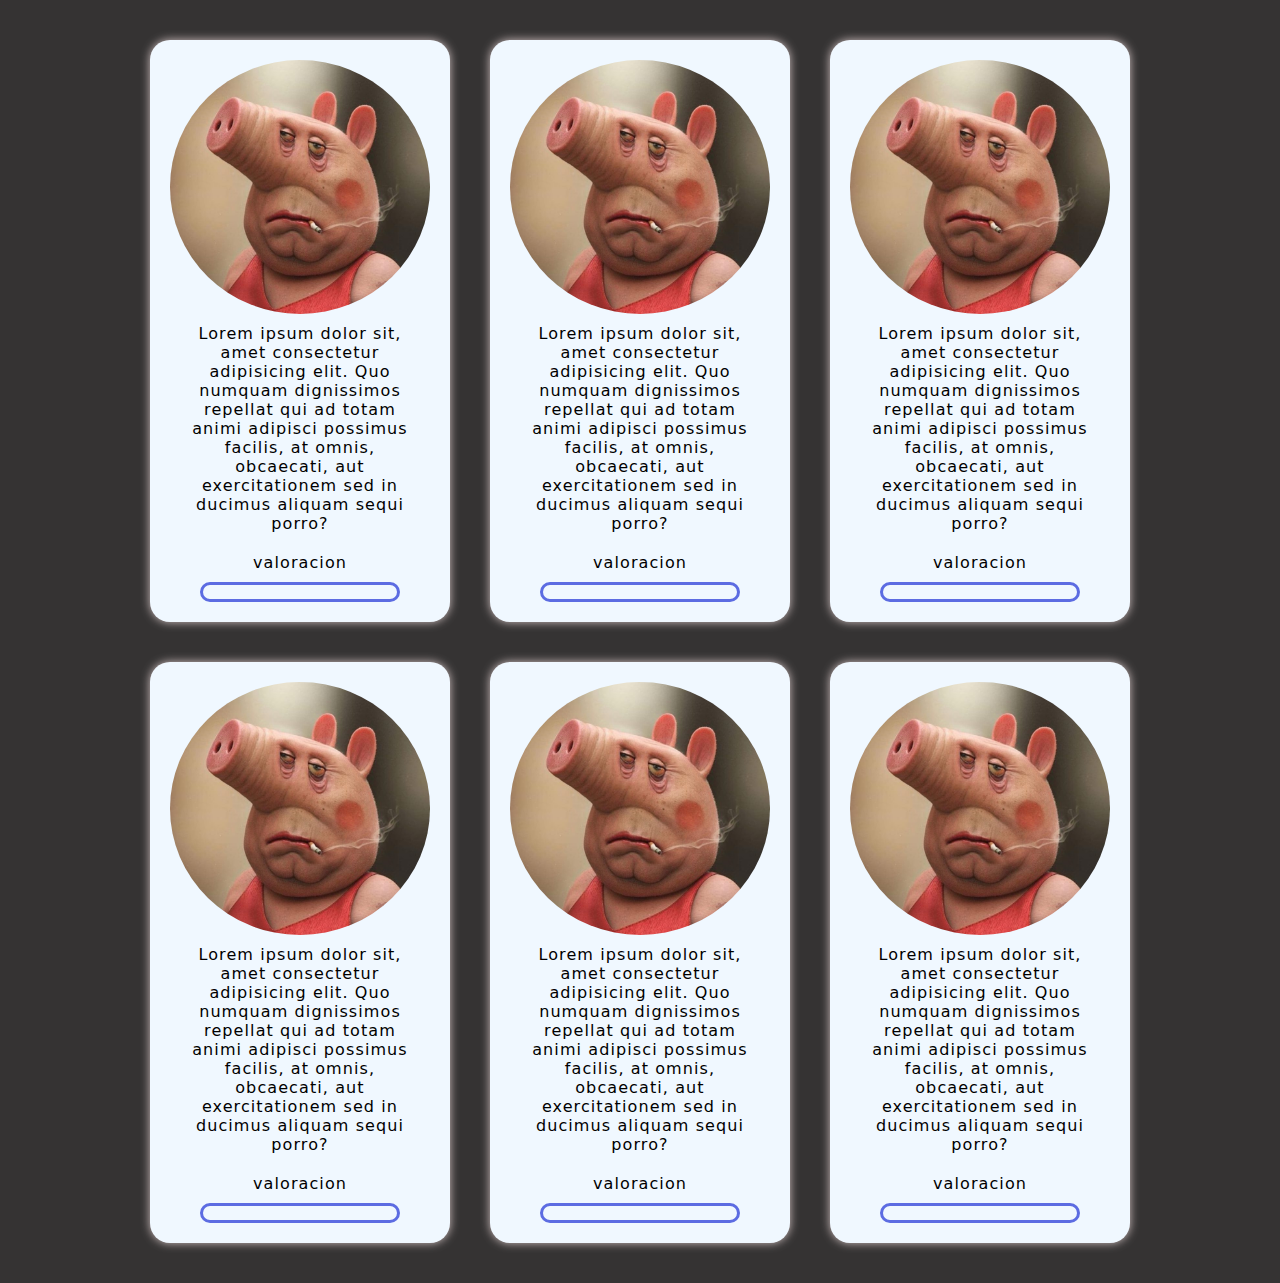
<file: practicas frontend/carts/index.html>
<!DOCTYPE html>
<html lang="en">
<head>
    <meta charset="UTF-8">
    <meta name="viewport" content="width=device-width, initial-scale=1.0">
    <title>Document</title>
    <link rel="stylesheet" href="style.css">
</head>
<body>
     <section class="section__container">
        <article class="card__container"> 
            <div class="card style-1">
                <img src="pepa.jpg" alt="">
                <P>Lorem ipsum dolor sit, amet consectetur adipisicing elit. Quo numquam dignissimos repellat qui ad totam animi adipisci possimus facilis, at omnis, obcaecati, aut exercitationem sed in ducimus aliquam sequi porro?</P>
                <footer class="footer__card">
                    <p>valoracion</p>
                    <div class="container__barra">
                        <div class="barra__valor style-1__barra">

                        </div>
                    </div>
                </footer>
            </div>
            <div class="card style-2">
                <img src="pepa.jpg" alt="">
                <P>Lorem ipsum dolor sit, amet consectetur adipisicing elit. Quo numquam dignissimos repellat qui ad totam animi adipisci possimus facilis, at omnis, obcaecati, aut exercitationem sed in ducimus aliquam sequi porro?</P>
                <footer class="footer__card">
                    <p>valoracion</p>
                    <div class="container__barra">
                        <div class="barra__valor">

                        </div>
                    </div>
                </footer>
            </div>
            <div class="card style-3">
                <img src="pepa.jpg" alt="">
                <P>Lorem ipsum dolor sit, amet consectetur adipisicing elit. Quo numquam dignissimos repellat qui ad totam animi adipisci possimus facilis, at omnis, obcaecati, aut exercitationem sed in ducimus aliquam sequi porro?</P>
                <footer class="footer__card">
                    <p>valoracion</p>
                    <div class="container__barra">
                        <div class="barra__valor">

                        </div>
                    </div>
                </footer>
            </div>
            <div class="card style-4">
                <img src="pepa.jpg" alt="">
                <P>Lorem ipsum dolor sit, amet consectetur adipisicing elit. Quo numquam dignissimos repellat qui ad totam animi adipisci possimus facilis, at omnis, obcaecati, aut exercitationem sed in ducimus aliquam sequi porro?</P>
                <footer class="footer__card">
                    <p>valoracion</p>
                    <div class="container__barra">
                        <div class="barra__valor style-4__rojo">

                        </div>
                    </div>
                </footer>
            </div>
            <div class="card style-5">
                <img src="pepa.jpg" alt="">
                <P>Lorem ipsum dolor sit, amet consectetur adipisicing elit. Quo numquam dignissimos repellat qui ad totam animi adipisci possimus facilis, at omnis, obcaecati, aut exercitationem sed in ducimus aliquam sequi porro?</P>
                <footer class="footer__card">
                    <p>valoracion</p>
                    <div class="container__barra">
                        <div class="barra__valor">
                          
                        </div>
                    </div>
                </footer>
            </div>
            <div class="card style-5">
                <img src="pepa.jpg" alt="">
                <P>Lorem ipsum dolor sit, amet consectetur adipisicing elit. Quo numquam dignissimos repellat qui ad totam animi adipisci possimus facilis, at omnis, obcaecati, aut exercitationem sed in ducimus aliquam sequi porro?</P>
                <footer class="footer__card">
                    <p>valoracion</p>
                    <div class="container__barra">
                        <div class="barra__valor">
                          
                        </div>
                    </div>
                </footer>
            </div>
        </article>
     </section>
</body>
</html>
</file>
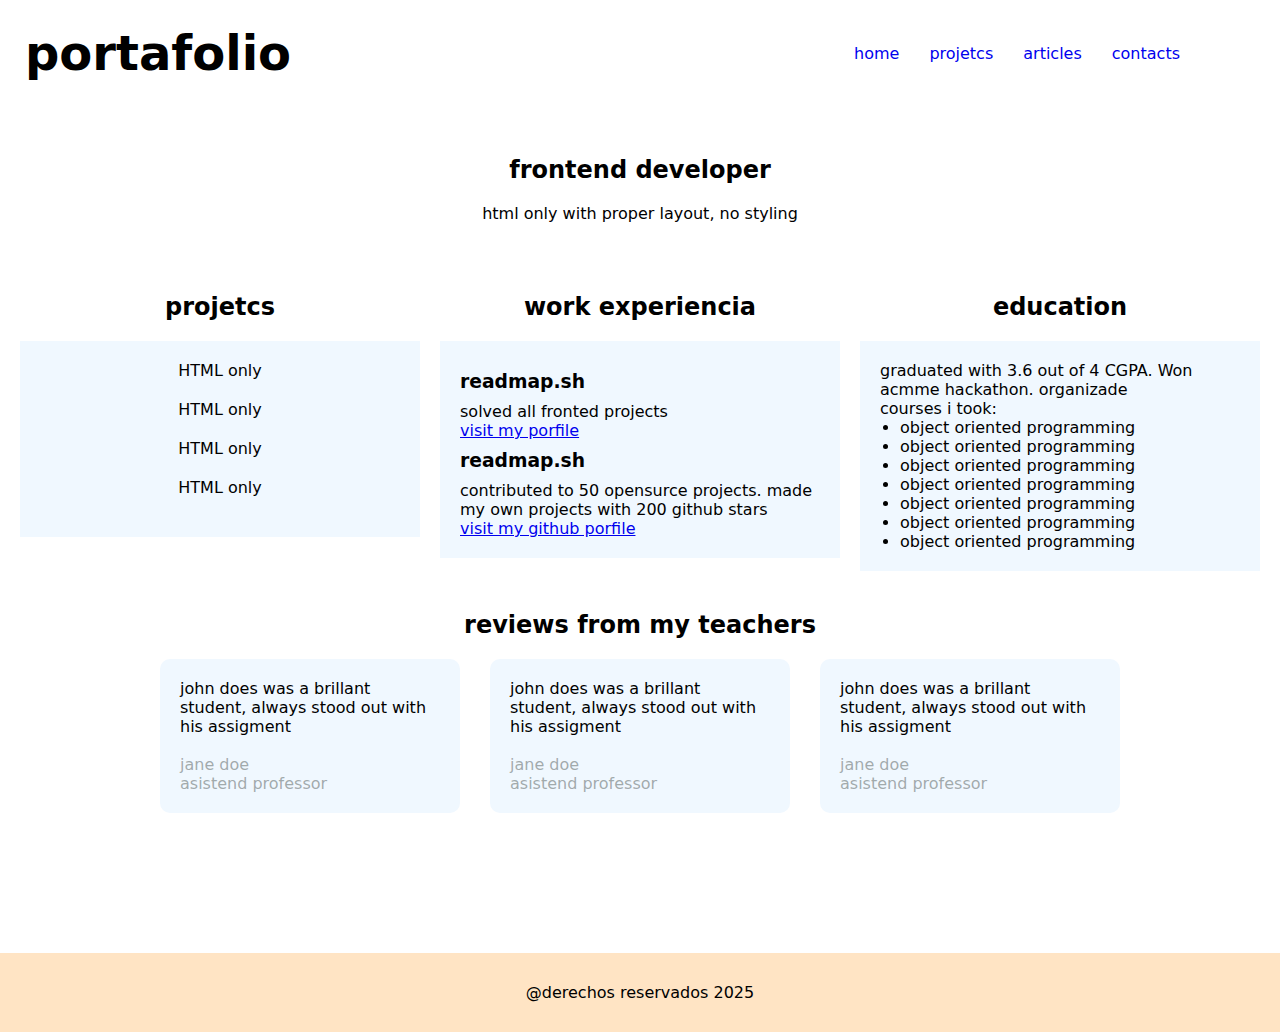
<file: practicas frontend/portafolio-css/index.html>
<!DOCTYPE html>
<html lang="en">
<head>
    <meta charset="UTF-8">
    <meta name="viewport" content="width=device-width, initial-scale=1.0">
   
    <title>portafolio</title>
    <link rel="shortcut icon" href="j..png" type="image/x-icon">
    <link rel="stylesheet" href="styles.css">
</head>
<body>
    <header class="header">
        <nav class="header__navbar">
            <h1 class="logo">portafolio</h1>
            <ul>
                <li><a href="#"> home</a></li>
                <li><a href="#"> projetcs</a></li>
                <li><a href="#"> articles</a></li>
                <li><a href="#"> contacts</a></li>
            </ul>
        </nav>
        <div class="header__hero">
            <h2>frontend developer</h2>
            <p>html only with proper layout, no styling</p>
        </div>
    </header>
    <main>
        <section class="main__projects">
            <h2>projetcs</h2>
            <article>
            <details>
                <summary>HTML only</summary>
                <p>Lorem ipsum, dolor sit amet consectetur adipisicing elit. Corrupti provident, doloribus sed architecto porro deleniti beatae dicta fuga ratione omnis velit eum earum hic, quaerat quod eius similique, nemo temporibus.</p>
            </details>
            <details>
                <summary>HTML only</summary>
                <p>Lorem ipsum, dolor sit amet consectetur adipisicing elit. Corrupti provident, doloribus sed architecto porro deleniti beatae dicta fuga ratione omnis velit eum earum hic, quaerat quod eius similique, nemo temporibus.</p>
            </details>
            <details>
                <summary>HTML only</summary>
                <p>Lorem ipsum, dolor sit amet consectetur adipisicing elit. Corrupti provident, doloribus sed architecto porro deleniti beatae dicta fuga ratione omnis velit eum earum hic, quaerat quod eius similique, nemo temporibus.</p>
            </details>
            <details>
                <summary>HTML only</summary>
                <p>Lorem ipsum, dolor sit amet consectetur adipisicing elit. Corrupti provident, doloribus sed architecto porro deleniti beatae dicta fuga ratione omnis velit eum earum hic, quaerat quod eius similique, nemo temporibus.</p>
            </details>
        </article>
        </section>
        <section class="main__exp">
            <h2>work experiencia</h2>
            <div class="main__exp-container">
            <article>
                <h3>readmap.sh</h3>
                <p>solved all fronted projects</p>
                <a href="#">visit my porfile </a>
            </article>
            <article>
                <h3>readmap.sh</h3>
                <p>contributed to 50 opensurce projects. made my own projects with 200 github stars</p>
                <a href="#">visit my github porfile </a>
            </article>
            <div>
        </section>
        <section class="main__education">
            <h2>education</h2>
            <div class="main__education container-edu">
            <p>graduated with 3.6 out of 4 CGPA. Won acmme hackathon. organizade</p>

            <p>courses i took:</p>
            <ul>
                <li>object oriented programming</li>
                <li>object oriented programming</li>
                <li>object oriented programming</li>
                <li>object oriented programming</li>
                <li>object oriented programming</li>
                <li>object oriented programming</li>
                <li>object oriented programming</li>
            </ul>
            </div>
        </section>
        <section  class="main__review">
            <h2>reviews from my teachers</h2>
            <div class="review__content">
            <article>
                <p>john does was a brillant student, always stood out with his assigment</p>
                <p class="main__colors"><br>jane doe <br>asistend professor
                <p>
            </article>
            <article>
                <p>john does was a brillant student, always stood out with his assigment</p>
                <p class="main__colors"><br>jane doe <br>asistend professor
                <p>
            </article>
            <article>
                <p>john does was a brillant student, always stood out with his assigment</p>
                <p class="main__colors"><br>jane doe <br>asistend professor
                <p>
            </article>
            </div>
        </section>
    </main>
    <footer>
        <p>@derechos reservados 2025</p>
    </footer>
</body>
</html>
</file>
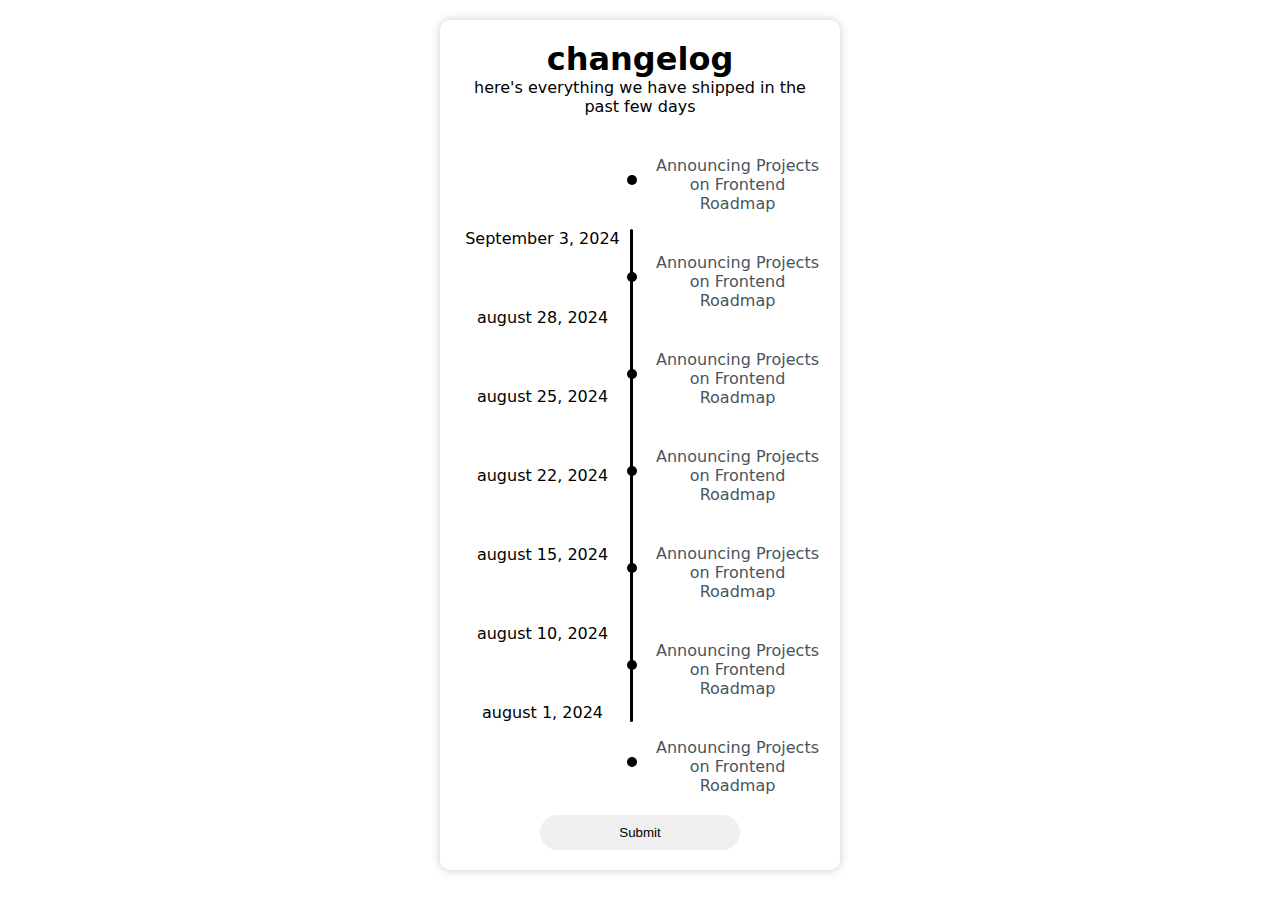
<file: practicas frontend/timeline/index.html>
<!DOCTYPE html>
<html lang="en">
  <head>
    <meta charset="UTF-8">
    <meta name="viewport" content="width=device-width, initial-scale=1.0">
    <title>Changelog Component</title>
    <link rel="stylesheet" href="style.css">
  </head>
  <body>
    <div class="conteiner">
    <header class="header-container">
        <h1 class="header-container__logo">changelog</h1>
        <p>here's everything we have shipped in the past few days</p>
    </header>

    <section class="timeline">
        <div class="timeline-item date">
            <p  class="timeline-date">September 3, 2024</p>
            <p class="timeline-date">august 28, 2024</p>
            <p class="timeline-date">august 25, 2024</p>
            <p class="timeline-date">august 22, 2024</p>
            <p class="timeline-date">august 15, 2024</p>
            <p class="timeline-date">august 10, 2024</p>
            <p class="timeline-date">august 1, 2024</p>
        </div>
       
        <div class="timeline-item content">
            <p
            class="timeline-content">Announcing Projects on Frontend Roadmap</p>
            <p class="timeline-content">Announcing Projects on Frontend Roadmap</p>
            <p class="timeline-content">Announcing Projects on Frontend Roadmap</p>
            <p class="timeline-content">Announcing Projects on Frontend Roadmap</p>
            <p class="timeline-content">Announcing Projects on Frontend Roadmap</p>
            <p class="timeline-content">Announcing Projects on Frontend Roadmap</p>
            <p class="timeline-content">Announcing Projects on Frontend Roadmap</p>
        </div>
    </section>
    <input type="submit" >
</body>
  </body>
</html>
</file>
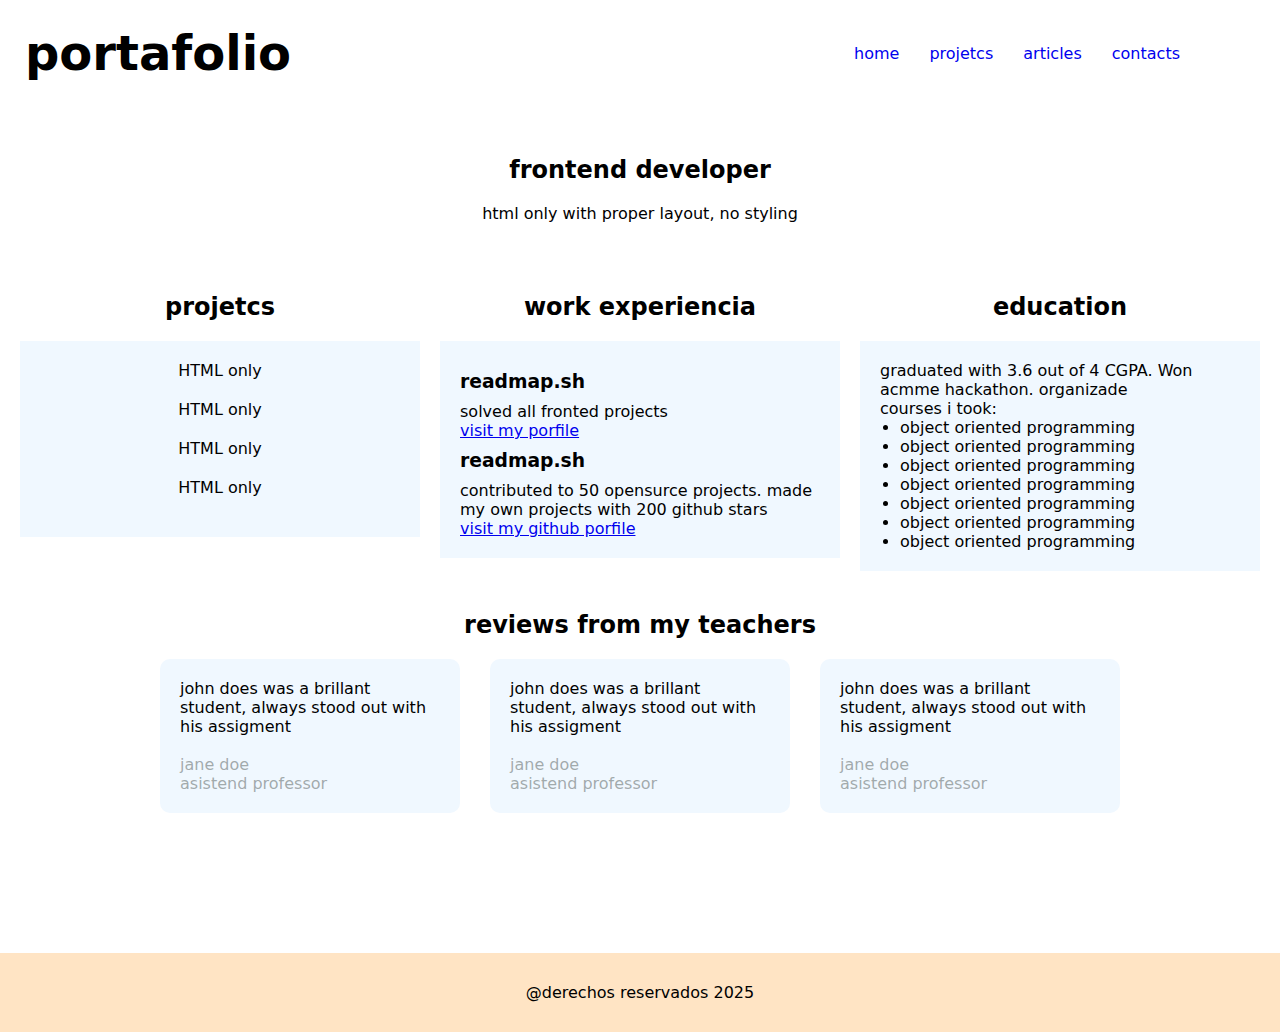
<file: practicas frontend/cv-my/portafolio-css/index.html>
<!DOCTYPE html>
<html lang="en">
<head>
    <meta charset="UTF-8">
    <meta name="viewport" content="width=device-width, initial-scale=1.0">
   
    <title>Document</title>
    <link rel="stylesheet" href="styles.css">
</head>
<body>
    <header class="header">
        <nav class="header__navbar">
            <h1 class="logo">portafolio</h1>
            <ul>
                <li><a href="#"> home</a></li>
                <li><a href="#"> projetcs</a></li>
                <li><a href="#"> articles</a></li>
                <li><a href="#"> contacts</a></li>
            </ul>
        </nav>
        <div class="header__hero">
            <h2>frontend developer</h2>
            <p>html only with proper layout, no styling</p>
        </div>
    </header>
    <main>
        <section class="main__projects">
            <h2>projetcs</h2>
            <article>
            <details>
                <summary>HTML only</summary>
                <p>Lorem ipsum, dolor sit amet consectetur adipisicing elit. Corrupti provident, doloribus sed architecto porro deleniti beatae dicta fuga ratione omnis velit eum earum hic, quaerat quod eius similique, nemo temporibus.</p>
            </details>
            <details>
                <summary>HTML only</summary>
                <p>Lorem ipsum, dolor sit amet consectetur adipisicing elit. Corrupti provident, doloribus sed architecto porro deleniti beatae dicta fuga ratione omnis velit eum earum hic, quaerat quod eius similique, nemo temporibus.</p>
            </details>
            <details>
                <summary>HTML only</summary>
                <p>Lorem ipsum, dolor sit amet consectetur adipisicing elit. Corrupti provident, doloribus sed architecto porro deleniti beatae dicta fuga ratione omnis velit eum earum hic, quaerat quod eius similique, nemo temporibus.</p>
            </details>
            <details>
                <summary>HTML only</summary>
                <p>Lorem ipsum, dolor sit amet consectetur adipisicing elit. Corrupti provident, doloribus sed architecto porro deleniti beatae dicta fuga ratione omnis velit eum earum hic, quaerat quod eius similique, nemo temporibus.</p>
            </details>
        </article>
        </section>
        <section class="main__exp">
            <h2>work experiencia</h2>
            <div class="main__exp-container">
            <article>
                <h3>readmap.sh</h3>
                <p>solved all fronted projects</p>
                <a href="#">visit my porfile </a>
            </article>
            <article>
                <h3>readmap.sh</h3>
                <p>contributed to 50 opensurce projects. made my own projects with 200 github stars</p>
                <a href="#">visit my github porfile </a>
            </article>
            <div>
        </section>
        <section class="main__education">
            <h2>education</h2>
            <div class="main__education container-edu">
            <p>graduated with 3.6 out of 4 CGPA. Won acmme hackathon. organizade</p>

            <p>courses i took:</p>
            <ul>
                <li>object oriented programming</li>
                <li>object oriented programming</li>
                <li>object oriented programming</li>
                <li>object oriented programming</li>
                <li>object oriented programming</li>
                <li>object oriented programming</li>
                <li>object oriented programming</li>
            </ul>
            </div>
        </section>
        <section  class="main__review">
            <h2>reviews from my teachers</h2>
            <div class="review__content">
            <article>
                <p>john does was a brillant student, always stood out with his assigment</p>
                <p class="main__colors"><br>jane doe <br>asistend professor
                <p>
            </article>
            <article>
                <p>john does was a brillant student, always stood out with his assigment</p>
                <p class="main__colors"><br>jane doe <br>asistend professor
                <p>
            </article>
            <article>
                <p>john does was a brillant student, always stood out with his assigment</p>
                <p class="main__colors"><br>jane doe <br>asistend professor
                <p>
            </article>
            </div>
        </section>
    </main>
    <footer>
        <p>@derechos reservados 2025</p>
    </footer>
</body>
</html>
</file>
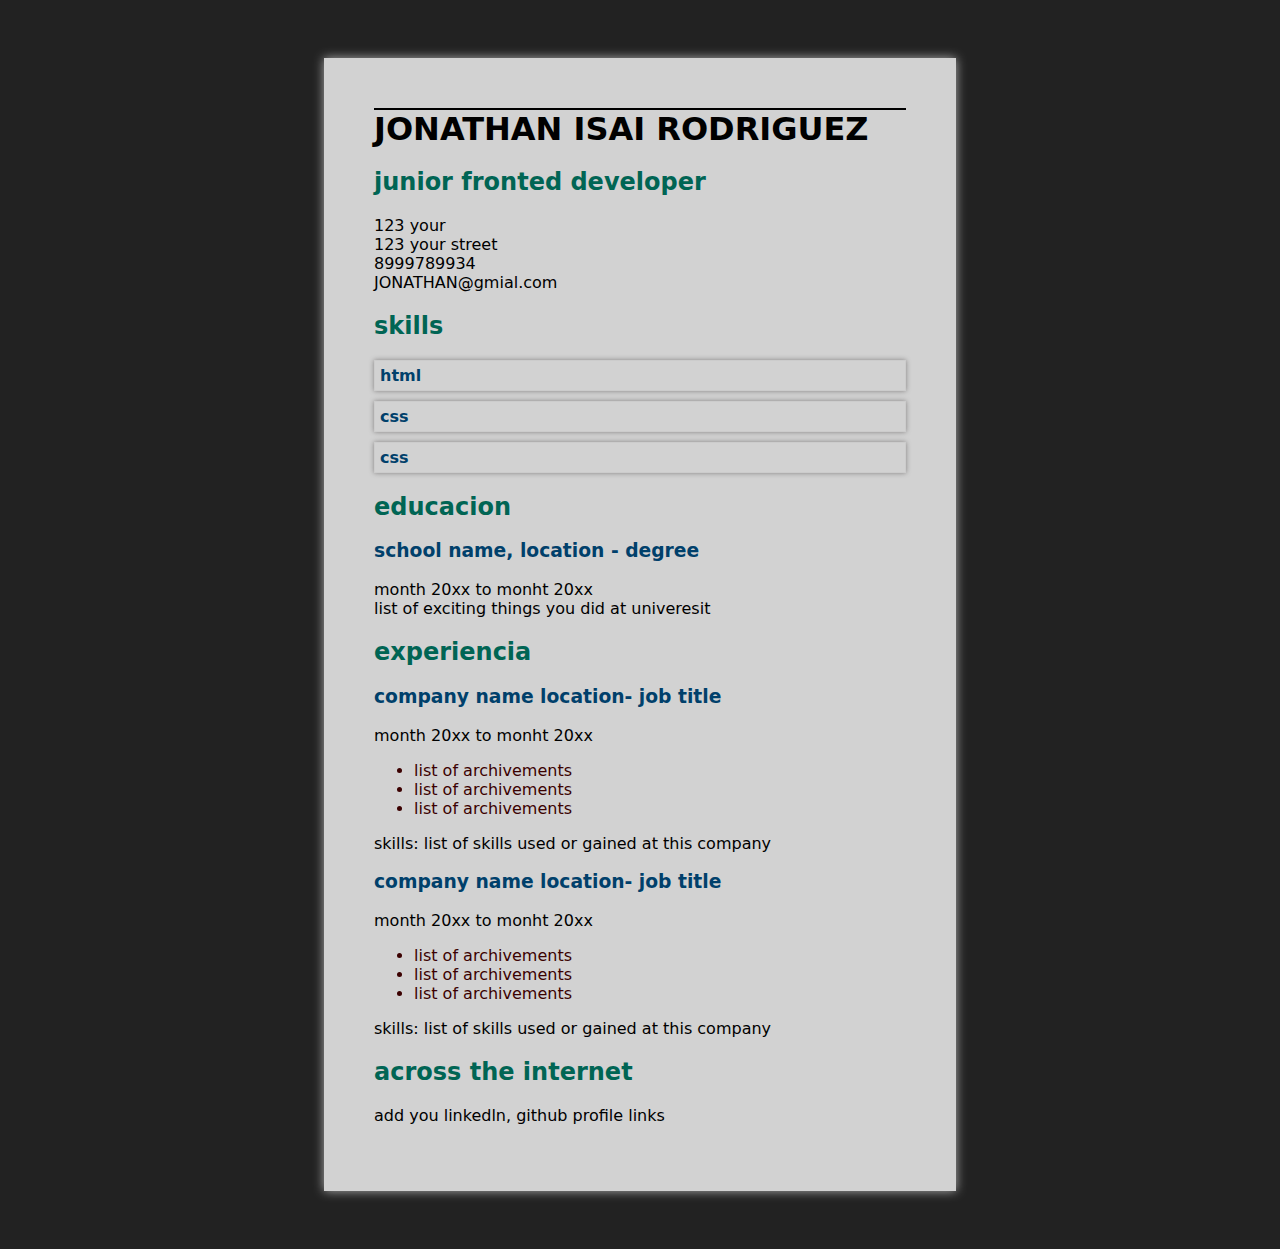
<file: practicas frontend/cv-my/index3.html>
<!DOCTYPE html>
<html lang="en">
<head>
    <meta charset="UTF-8">
    <meta name="viewport" content="width=device-width, initial-scale=1.0">
    
    <!-- Título y descripción -->
    <title>CV JONATHAN ISAI</title>
    <meta name="description" content="En esta pagina de mi cv, se podran ver todas mis habilidades en el area de la programacion web y experiencia en la misma">

    <!-- Palabras clave SEO -->
    <meta name="keywords" content="cv, programacion, developer, ingeiero, frontend">

    <meta name="author" content="jonathan isai rodriguez">

    <!-- Favicon -->
    <link rel="icon" href="j..png" type="image/x-icon">
    <title>Document</title>
    <link rel="stylesheet" href="styles.css">

<meta property="og:title" content="EL CV DE JONATHAN">
<meta property="og:description" content="Si quieres a un programador frontend que pueda aportar valor agregado aqui lo encontraras">
<meta property="og:type" content="website">
<meta property="og:site_name" content="CV JONATHAN ISAI">

<meta property="og:locale" content="es_ES">

</head>
<body>


     <!-- parte principal -->

    <main class="main__container">

      <!-- header con mi nombre -->

    <header class="main__header">
        <h1> JONATHAN ISAI RODRIGUEZ </h1>
    </header>

      <!-- secciones del cv -->
    <section class="main__fronted">
        <h2> junior fronted developer</h2>
        <p>123 your <br>123 your street</><br>8999789934</><br>JONATHAN@gmial.com</p>
    </section >
    <section class="main__skills">
        <h2> skills</h2>
        <div class="acordeon">
        <details>
            <summary>html</summary>
            <p>Lorem ipsum dolor, sit amet consectetur adipisicing elit. Velit exercitationem eius eos qui voluptate harum. Sint repellendus ipsa voluptatum dolorum corporis ex reiciendis ad dolores ea! Eveniet voluptates reiciendis atque.</p>
        </details>
        <details>
            <summary>css</summary>
            <p>Lorem ipsum dolor sit amet consectetur adipisicing elit. Officia fugit itaque, optio aliquid consequuntur amet minima, dignissimos sint sit illum eum ut! Eius commodi iusto, ullam saepe eos nemo voluptatibus.</p>
        </details>
        <details>
            <summary>css</summary>
            <p>Lorem ipsum dolor sit amet consectetur, adipisicing elit. Incidunt quam unde eligendi tempora provident non, reiciendis nam nemo aut. Aspernatur doloremque eligendi quas. Dolores, quas quibusdam veritatis aut et possimus.</p>
        </details>
       </div>
    </section>
    <section class="main__educacion">
        <h2> educacion</h2>
        <h3>school name, location - degree</h3>
        <p>month 20xx to monht 20xx<br>list of exciting things you did at univeresit</p>
    </section>
    <section class="main__experiencia">
        <h2> experiencia</h2>
        <h3> company name location- job title</h3>
        <p>month 20xx to monht 20xx</p>
        <ul>
            <li> list of archivements</li>
            <li> list of archivements</li>
            <li> list of archivements</li>
        </ul>
        <p>skills: list of skills used or gained at this company</p>
        <h3> company name location- job title</h3>
        <p>month 20xx to monht 20xx</p>
        <ul>
            <li> list of archivements</li>
            <li> list of archivements</li>
            <li> list of archivements</li>
        </ul>
        <p>skills: list of skills used or gained at this company</p>
        
    </section>
    <section class="main__contacts">
        <h2>across the internet</h2>
        <p>add you linkedln, github profile links</p>  
    </section>   
    </main>

    <!-- fin de secciones del cv -->

</body>
</html>
</file>
<file: practicas frontend/carts/style.css>
:root{
    --color-principal: #353333;
    --paddig-global: 30px;

}


*{
    margin: 0;
    padding: 0;
    box-sizing: border-box;
}

body{
    font-family: system-ui, -apple-system, BlinkMacSystemFont, 'Segoe UI', Roboto, Oxygen, Ubuntu, Cantarell, 'Open Sans', 'Helvetica Neue', sans-serif;
    background-color: var(--color-principal);
    padding: var(--paddig-global);
}

.card__container{
   display: flex;
   flex-wrap: wrap;
   justify-content: center;
   gap: 40px;
   padding: 10px;
}

.card{
    padding: 10px;
    background-color: aliceblue;
    max-width: 300px;
    border-radius: 20px;
    box-shadow: 0 0 10px #d1c2c2;
    display: flex;
    flex-direction: column;
    align-items: center;
    padding: 20px;
    transition: scale .2s ease;
}

.card:hover{
    scale: 1.03;
}


.card p{
    flex: 1;
    padding: 10px;
    text-align: center;
    letter-spacing: 1.1px;
}



.card img{
    object-fit: cover;
    max-width: 100%;
    height: auto;
    border-radius: 50%;

}

.container__barra{
    width: 200px;
    height: 20px;
    border-radius: 20px;
    border: 3px solid #5c6ce2;
    animation: borders 4s ease forwards ;
    animation-iteration-count: 1;
}

.barra__valor{
    background-color: #5672ec;
    border-radius: 20px ;
    width: 0;
    height: 100%;
    animation: barra3 3s ease  forwards;
    animation-iteration-count: 1;
}

@keyframes borders{
    100%{
     border: 3px solid #045f03 ;

    }
}

@keyframes barra3 {
    100%{
       
        background-color: #26ce4a;
        width: 100%;
    }
}

.style-4__rojo{
    animation: barra2 3s linear forwards;
    animation-iteration-count: 1;
}

@keyframes barra2 {
    100%{
       
        background-color: #c50a0a;
        width: 30%;
    }
}


.style-1__barra{
    animation: barra1 3s linear forwards;
    animation-iteration-count: 1;
}

@keyframes barra1 {
    100%{
       
        background-color: #26ce4a;
        width: 80%;
    }
}
</file>
<file: practicas frontend/portafolio-css/styles.css>
*{
    margin: 0;
    padding: 0;
    box-sizing: border-box;
}

body{
    font-family: system-ui, -apple-system, BlinkMacSystemFont, 'Segoe UI', Roboto, Oxygen, Ubuntu, Cantarell, 'Open Sans', 'Helvetica Neue', sans-serif;
    display: flex;
    flex-direction: column;
    justify-content: space-between;
    
}

main {
    display: grid;
    grid-template-areas: 
      "projects experiencia education"
      "review review review";
    grid-template-columns: repeat(3, 1fr);
    gap: 20px;
    padding: 20px;
  }





  @media (max-width: 768px) {
    main {
      grid-template-areas:
        "projects"
        "experiencia"
        "education"
        "review";
      grid-template-columns: 1fr;
    }
    
    .header__navbar{
       display: flex;
       flex-direction: column;
       text-align: center;
    }
    
    .header__navbar ul{
        display: flex;
        justify-content: center;
        width: 100%;
  }
  }

h2{
    text-align: center;
    padding: 20px;
}

/* -----  header ------  */


.header__navbar{
    display: flex;
    justify-content: space-between;
}

.header__navbar ul{
    display: flex;
    align-items: center;
    gap: 30px;
    margin-right: 100px;
}


.logo{
    padding: 25px;
    font-size: 3rem;
}


.header li{
    list-style: none;
}

.header ul li a{
    text-decoration: none;
}

.header__hero{
    text-align: center;
    padding: 30px;
}

/* -----  PROJECTS ------  */

.main__projects article{
    padding: 20px;
    text-align: center;
    grid-area: projects;
    background-color: aliceblue;
}



article summary{
    list-style: none;
    cursor: pointer;
    margin-bottom: 20px;
}



/* -----  WORK EXPERIENCIA ------  */


.main__exp-container{
    grid-area: experiencia;
    background-color: aliceblue;
    padding: 20px;
}

.main__exp-container h3{
    margin: 10px 0;
}


/* -----  EDUCATION ------  */



.container-edu{
    grid-area: education;
    background-color: aliceblue;
    padding: 20px;
}


.main__education li{
    margin-left: 20px;
}


/* -----  REVIEWS MY TEACHERS------  */

.main__review{
    margin-bottom: 20px;
    height: auto;
    grid-area: review;
}


.main__review article{
    
    width: 300px;
    background-color: aliceblue;
    border-radius: 10px  ;
    padding: 20px;
}

.review__content{
    display: flex;
   gap: 30px;
   flex-wrap: wrap;
   justify-content: center;
}

.main__colors{
  color: rgba(126, 135, 135, 0.697);
}

/* -----  footer------  */

footer{
   background-color: bisque;
   padding:30px;
   text-align: center;
   margin: 100px 0 0;

}
</file>
<file: practicas frontend/timeline/style.css>
*{
    margin: 0 ;
    padding: 0;
    box-sizing: border-box;
    border: px solid;
}

body{
    font-family: system-ui, -apple-system, BlinkMacSystemFont, 'Segoe UI', Roboto, Oxygen, Ubuntu, Cantarell, 'Open Sans', 'Helvetica Neue', sans-serif;
}

.conteiner{
    box-shadow: 0 0 10px #d4c6c6;
    border-radius: 10px;
    max-width: 400px;
    margin: 20px auto;
    display: flex;
    flex-direction: column;
    align-items: center;
 

}

/* ---- header ----- */

.header-container{
    padding: 20px;
    text-align: center;  
}

.timeline{
    width: 100%;
    display: flex;
    justify-content: space-between;
    text-align: center;
    align-items: center;
    padding: 20px;
    gap: 30px;
}

.date{
    flex: 1;
    display: flex;
    flex-direction: column;
    align-items: center;
    gap: 60px;
    position: relative;
}

.content{
    flex: 1;
    display: flex;
    flex-direction: column;
    align-items: center;
    gap: 40px;
}

.date::before{
    content: ' ';
    width: 3px;
    height: 100%;
    border-radius: 10px;
    background-color:
     #000;
    left: 170px;
    position: absolute;
}

.timeline-content{
    color: rgb(72, 84, 95);
    position: relative;
}

.timeline-content::before{
    content: ' ';
    width: 10px;
    height: 10px;
    border-radius: 10px;
    background-color:
     #000;
    bottom: 50%;
    right: 183.5px;
    position: absolute;
}

input{
    justify-self: center;
    width: 50%;
    padding: 10px;
    margin-bottom: 20px;
    border-radius: 50px;
    border: none;
}

input:hover{
    background-color: rgb(228, 190, 140);
    color: aliceblue;
}
</file>
<file: practicas frontend/cv-my/portafolio-css/styles.css>
*{
    margin: 0;
    padding: 0;
    box-sizing: border-box;
}

body{
    font-family: system-ui, -apple-system, BlinkMacSystemFont, 'Segoe UI', Roboto, Oxygen, Ubuntu, Cantarell, 'Open Sans', 'Helvetica Neue', sans-serif;
    display: flex;
    flex-direction: column;
    justify-content: space-between;
    
}

main {
    display: grid;
    grid-template-areas: 
      "projects experiencia education"
      "review review review";
    grid-template-columns: repeat(3, 1fr);
    gap: 20px;
    padding: 20px;
  }





  @media (max-width: 768px) {
    main {
      grid-template-areas:
        "projects"
        "experiencia"
        "education"
        "review";
      grid-template-columns: 1fr;
    }
    
    .header__navbar{
       display: flex;
       flex-direction: column;
       text-align: center;
    }
    
    .header__navbar ul{
        display: flex;
        justify-content: center;
        width: 100%;
  }
  }

h2{
    text-align: center;
    padding: 20px;
}

/* -----  header ------  */


.header__navbar{
    display: flex;
    justify-content: space-between;
}

.header__navbar ul{
    display: flex;
    align-items: center;
    gap: 30px;
    margin-right: 100px;
}


.logo{
    padding: 25px;
    font-size: 3rem;
}


.header li{
    list-style: none;
}

.header ul li a{
    text-decoration: none;
}

.header__hero{
    text-align: center;
    padding: 30px;
}

/* -----  PROJECTS ------  */

.main__projects article{
    padding: 20px;
    text-align: center;
    grid-area: projects;
    background-color: aliceblue;
}



article summary{
    list-style: none;
    cursor: pointer;
    margin-bottom: 20px;
}



/* -----  WORK EXPERIENCIA ------  */


.main__exp-container{
    grid-area: experiencia;
    background-color: aliceblue;
    padding: 20px;
}

.main__exp-container h3{
    margin: 10px 0;
}


/* -----  EDUCATION ------  */



.container-edu{
    grid-area: education;
    background-color: aliceblue;
    padding: 20px;
}


.main__education li{
    margin-left: 20px;
}


/* -----  REVIEWS MY TEACHERS------  */

.main__review{
    margin-bottom: 20px;
    height: auto;
    grid-area: review;
}


.main__review article{
    
    width: 300px;
    background-color: aliceblue;
    border-radius: 10px  ;
    padding: 20px;
}

.review__content{
    display: flex;
   gap: 30px;
   flex-wrap: wrap;
   justify-content: center;
}

.main__colors{
  color: rgba(126, 135, 135, 0.697);
}

/* -----  footer------  */

footer{
   background-color: bisque;
   padding:30px;
   text-align: center;
   margin: 100px 0 0;

}
</file>
<file: practicas frontend/cv-my/styles.css>
:root {
    --color-h3: #00406b;
    --color-h2: #006554;
    --color-background: #222;
    --background-cv: #fffc;
}
*{
    box-sizing: border-box;
    font-family: system-ui, -apple-system, BlinkMacSystemFont, 'Segoe UI', Roboto, Oxygen, Ubuntu, Cantarell, 'Open Sans', 'Helvetica Neue', sans-serif;
}

body{
    display: flex;
    justify-content: center;
    background-color: var(--color-background);
    
}


.main__container{
    width: 50%;
    background-color: var(--background-cv);
    margin-top: 50px;
    margin-bottom: 50px;
    border: transparent;
    box-shadow: 0 0 10px #aeaeae;
    padding: 50px;
}

.main__header h1{
    margin: 0;
    border-top: 2px solid #000;
}

details {
    border: 1px solid #ccc;
    margin-bottom: 10px;
    padding: 0;
    transition: all 0.3s ease;
  }

.main__skills summary{
    color: #00406b;
    cursor: pointer;
    font-weight: bold;
    list-style: none;
    font-weight: bold;
    cursor: pointer;
}

details {
    box-shadow:0 0 5px #838080;
    margin-bottom: 10px;
    padding: 5px;
    transition: all 0.3s ease;
  }



  .acordeon details[open] {
    background-color: #f9f9f9;
  }

details p {
    margin: 10px;
    padding: 0 10px;
  }

ul{
  color: #3b0101;
}

h2{
    color: var(--color-h2);
}

h3{
    color: var(--color-h3);
}
</file>
